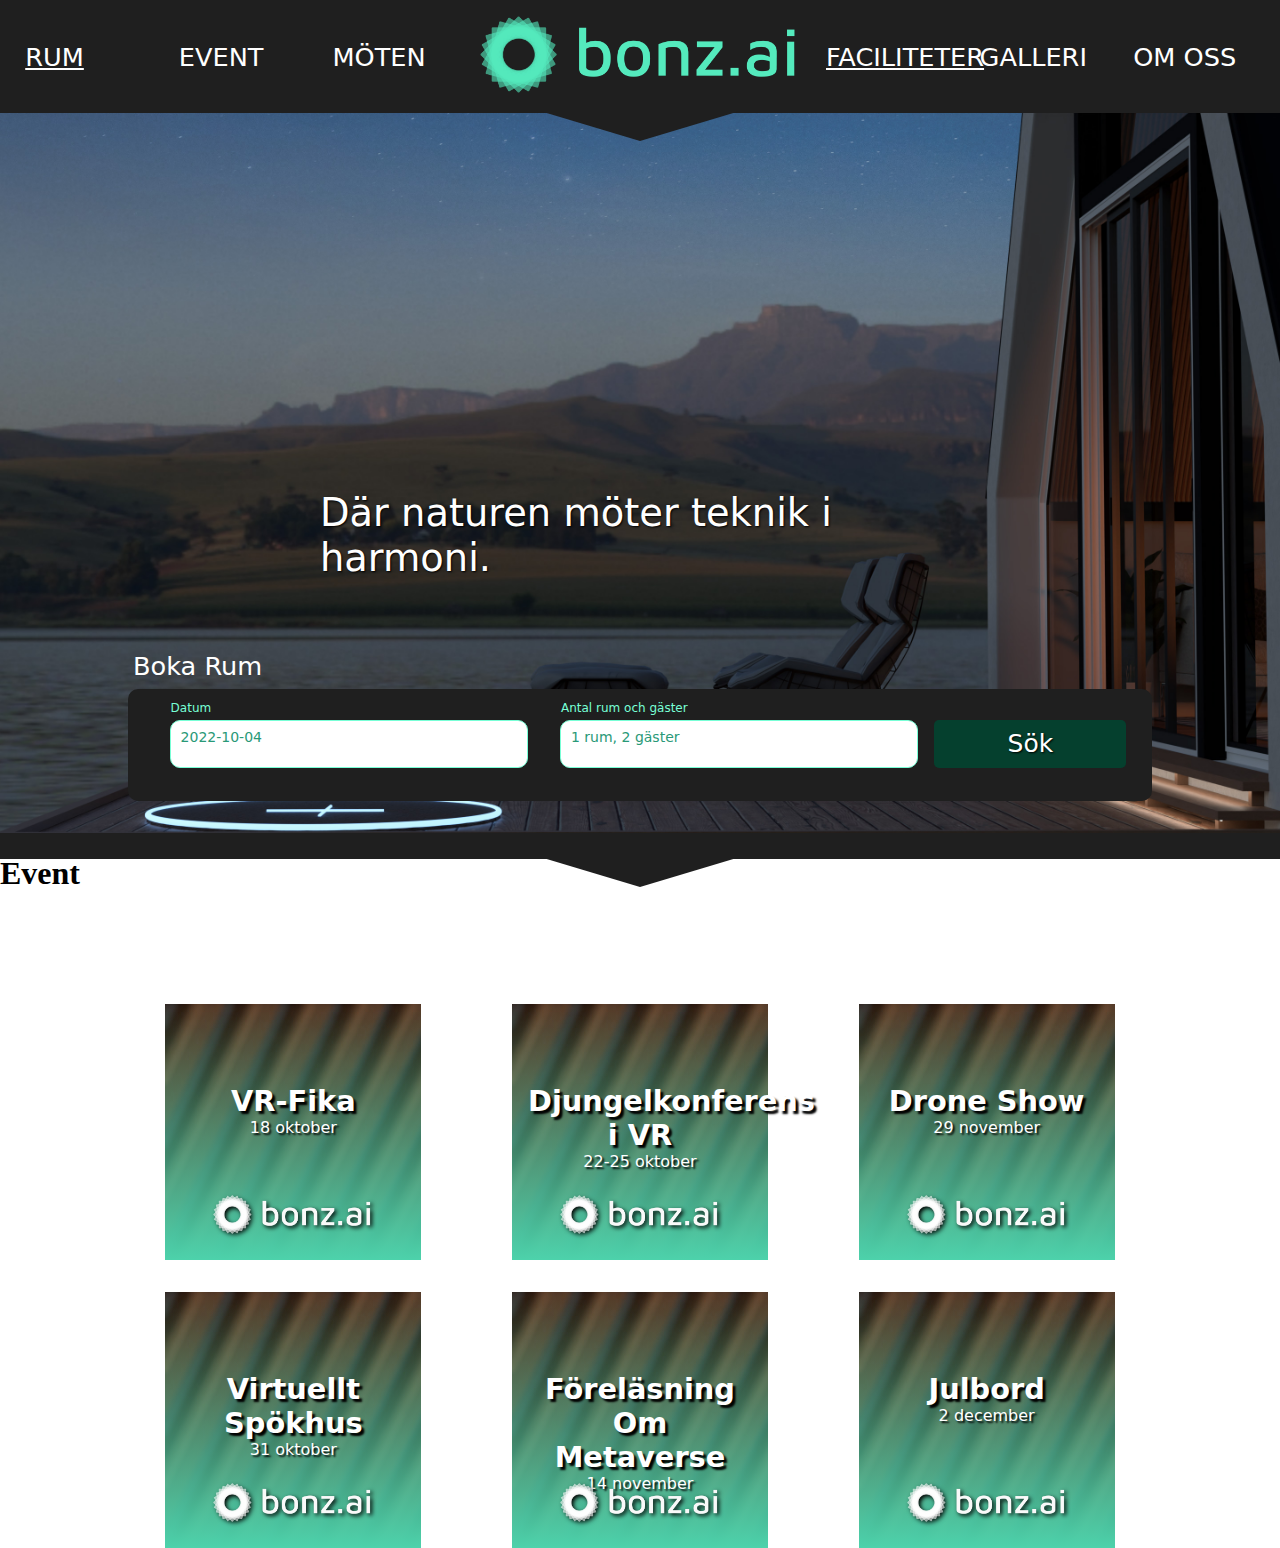
<file: index.html>
<!-- Sebastian Walker-->

<!DOCTYPE html>
<html lang="en">
<head>
    <meta charset="UTF-8">
    <meta http-equiv="X-UA-Compatible" content="IE=edge">
    <meta name="viewport" content="width=device-width, initial-scale=1.0">
    <link rel="stylesheet" href="css/styles.css">
    <title>Home</title>
</head>
<body>

    <!-- header navigation -->

    <header class="navigation">
        <nav class="nav-bar-1">
            <a href="search.html" class="button room-button" >RUM</a>
            <p class="button event-button">EVENT</p>
            <p class="button meeting-button">MÖTEN</p>
        </nav>
        <div class="logo">
            <a href="index.html">
                <img src="..\assets\logo\bonz.ai-logo-color-landscape.png" class="logo-image">
            </a>
        </div>
        <nav class="nav-bar-2">
            <a href="facilities.html" class="button facility-button">FACILITETER</a>
            <p class="button gallery-button">GALLERI</p>
            <p class="button about-button">OM OSS</p>
        </nav>
    </header>
    <div class="triangle-down"></div>

    <!-- bokning -->

    <section class="booking">
        <div class="booking-container">
            <h1 class="image-text">Där naturen möter teknik i harmoni.</h1>
            <div class="separator">
            </div>  
            <div class="triangle-down--variant"></div>
            <div class="booking-bar">
                <h2 class="booking-bar__text">Boka Rum</h2>
                <div class="booking-details">
                    <div class="booking__field">
                        <p class="booking__field--description">Datum</p>
                        <p class="booking__field--content">2022-10-04</p>
                    </div>
                    <div class="booking__field">
                        <p class="booking__field--description">Antal rum och gäster</p>
                        <p class="booking__field--content">1 rum, 2 gäster</p>
                    </div>
                    <a href="search.html">
                        <button class="submit-booking">Sök</button>
                    </a>
                </div>
            </div>
        </div> 

    </section>

    <!-- evenemang -->

    <h1 class="event-title">Event</h1>
    <section class="events">
        <div class="event event-one">
            <p class="event__text--title">VR-Fika</p>
            <p class="event__text--date">18 oktober</p>
            <img class="logo--small" src="assets\logo\bonz.ai-logo-white-landscape.png">
        </div>
        <div class="event event-two">
            <p class="event__text--title">Djungelkonferens i VR</p>
            <p class="event__text--date">22-25 oktober</p>
            <img class="logo--small" src="assets\logo\bonz.ai-logo-white-landscape.png">
        </div>
        <div class="event event-three">
            <p class="event__text--title">Drone Show</p>
            <p class="event__text--date">29 november</p>
            <img class="logo--small" src="assets\logo\bonz.ai-logo-white-landscape.png">           
        </div>
        <div class="event event-four">
            <p class="event__text--title">Virtuellt Spökhus</p>
            <p class="event__text--date">31 oktober</p>
            <img class="logo--small" src="assets\logo\bonz.ai-logo-white-landscape.png">                  
        </div>
        <div class="event event-five">
            <p class="event__text--title">Föreläsning Om Metaverse</p>
            <p class="event__text--date">14 november</p>
            <img class="logo--small" src="assets\logo\bonz.ai-logo-white-landscape.png">              
        </div>
        <div class="event event-six">
            <p class="event__text--title">Julbord</p>
            <p class="event__text--date">2 december</p>
            <img class="logo--small" src="assets\logo\bonz.ai-logo-white-landscape.png">                  
        </div>
    </section>
</body>
</html>
</file>
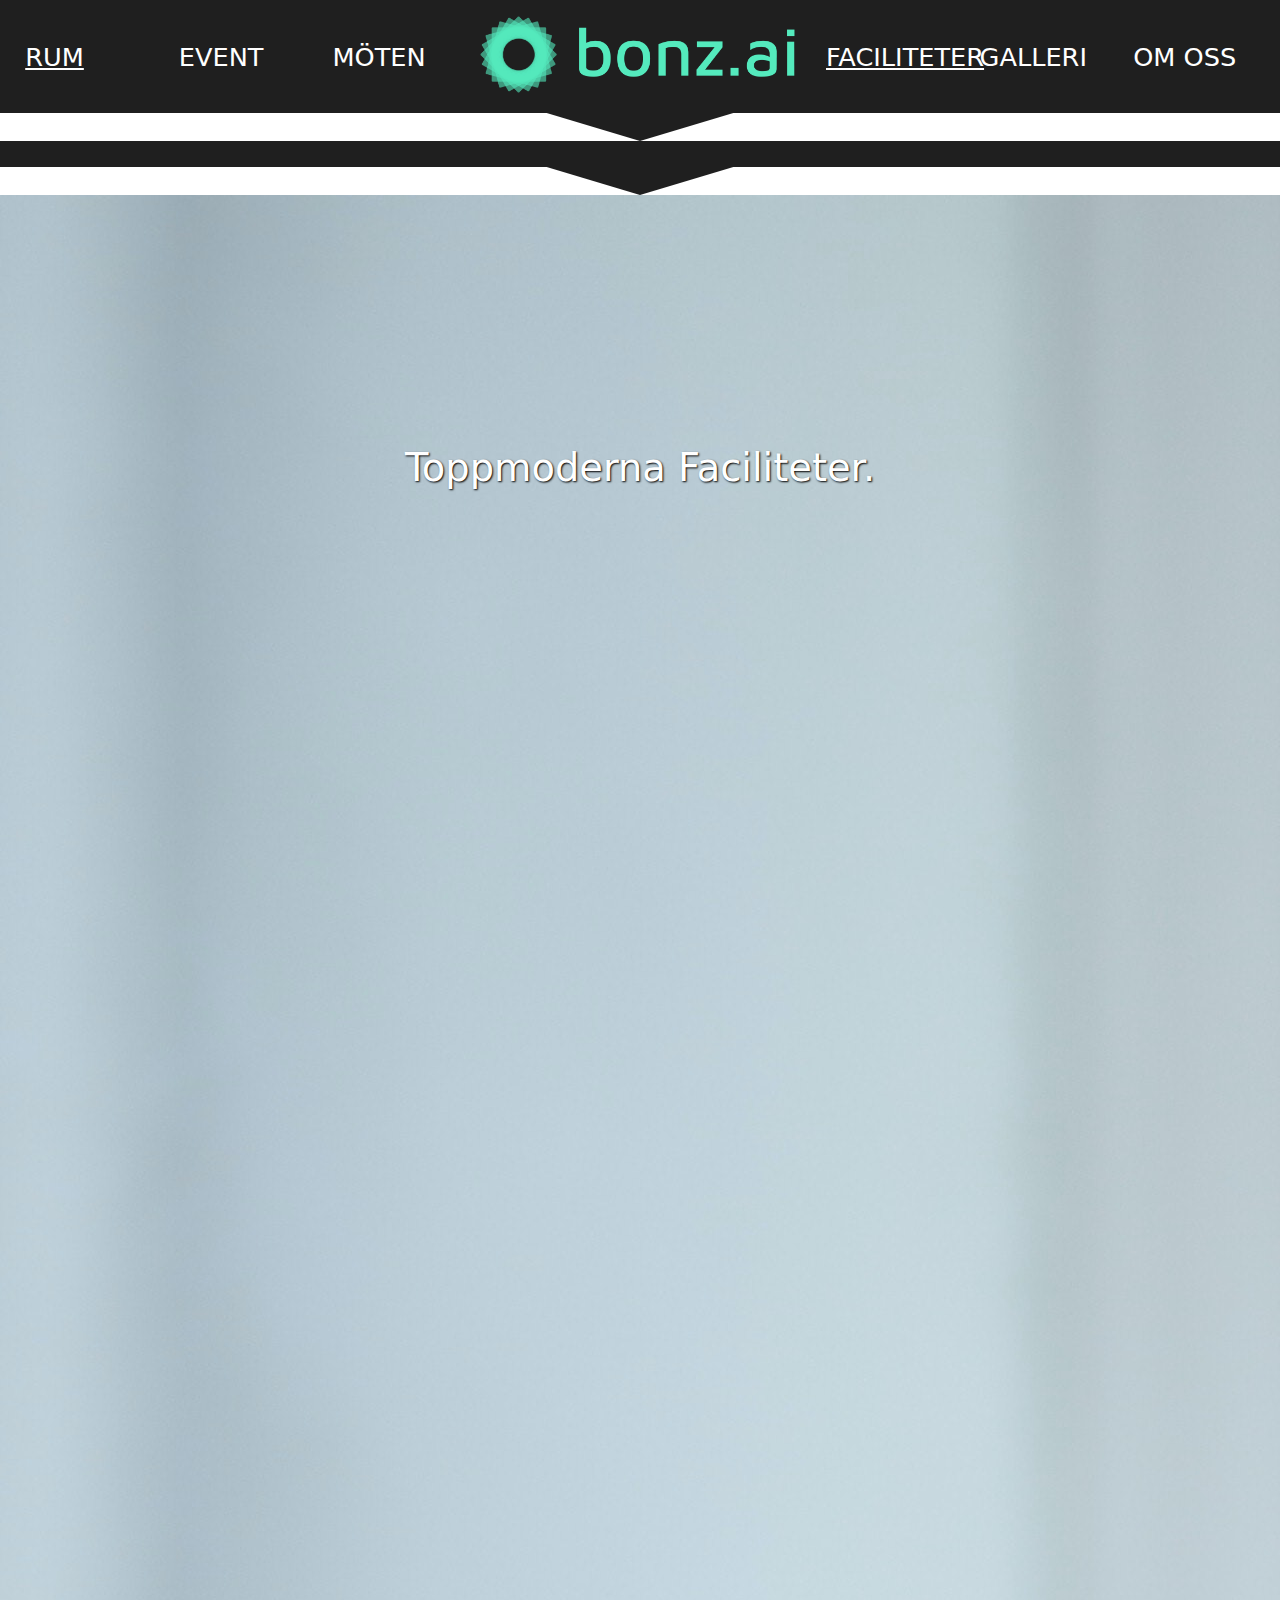
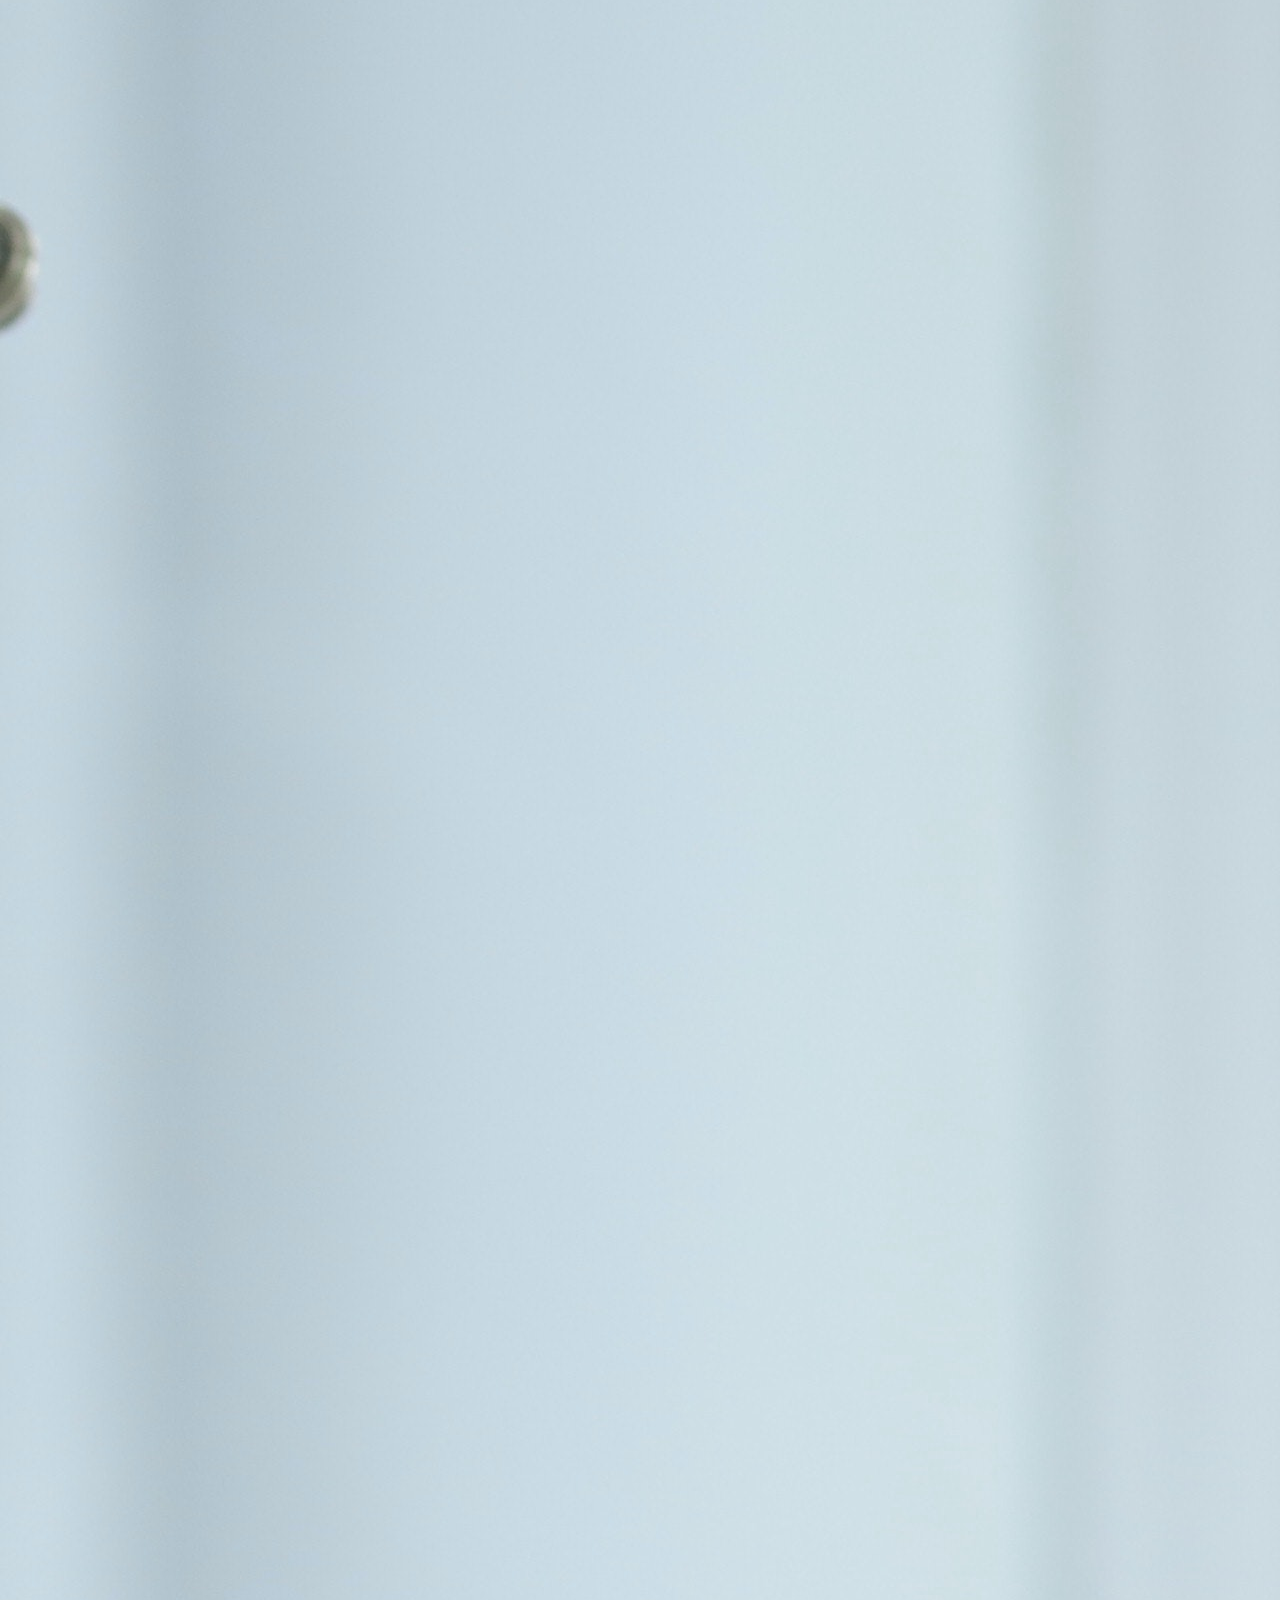
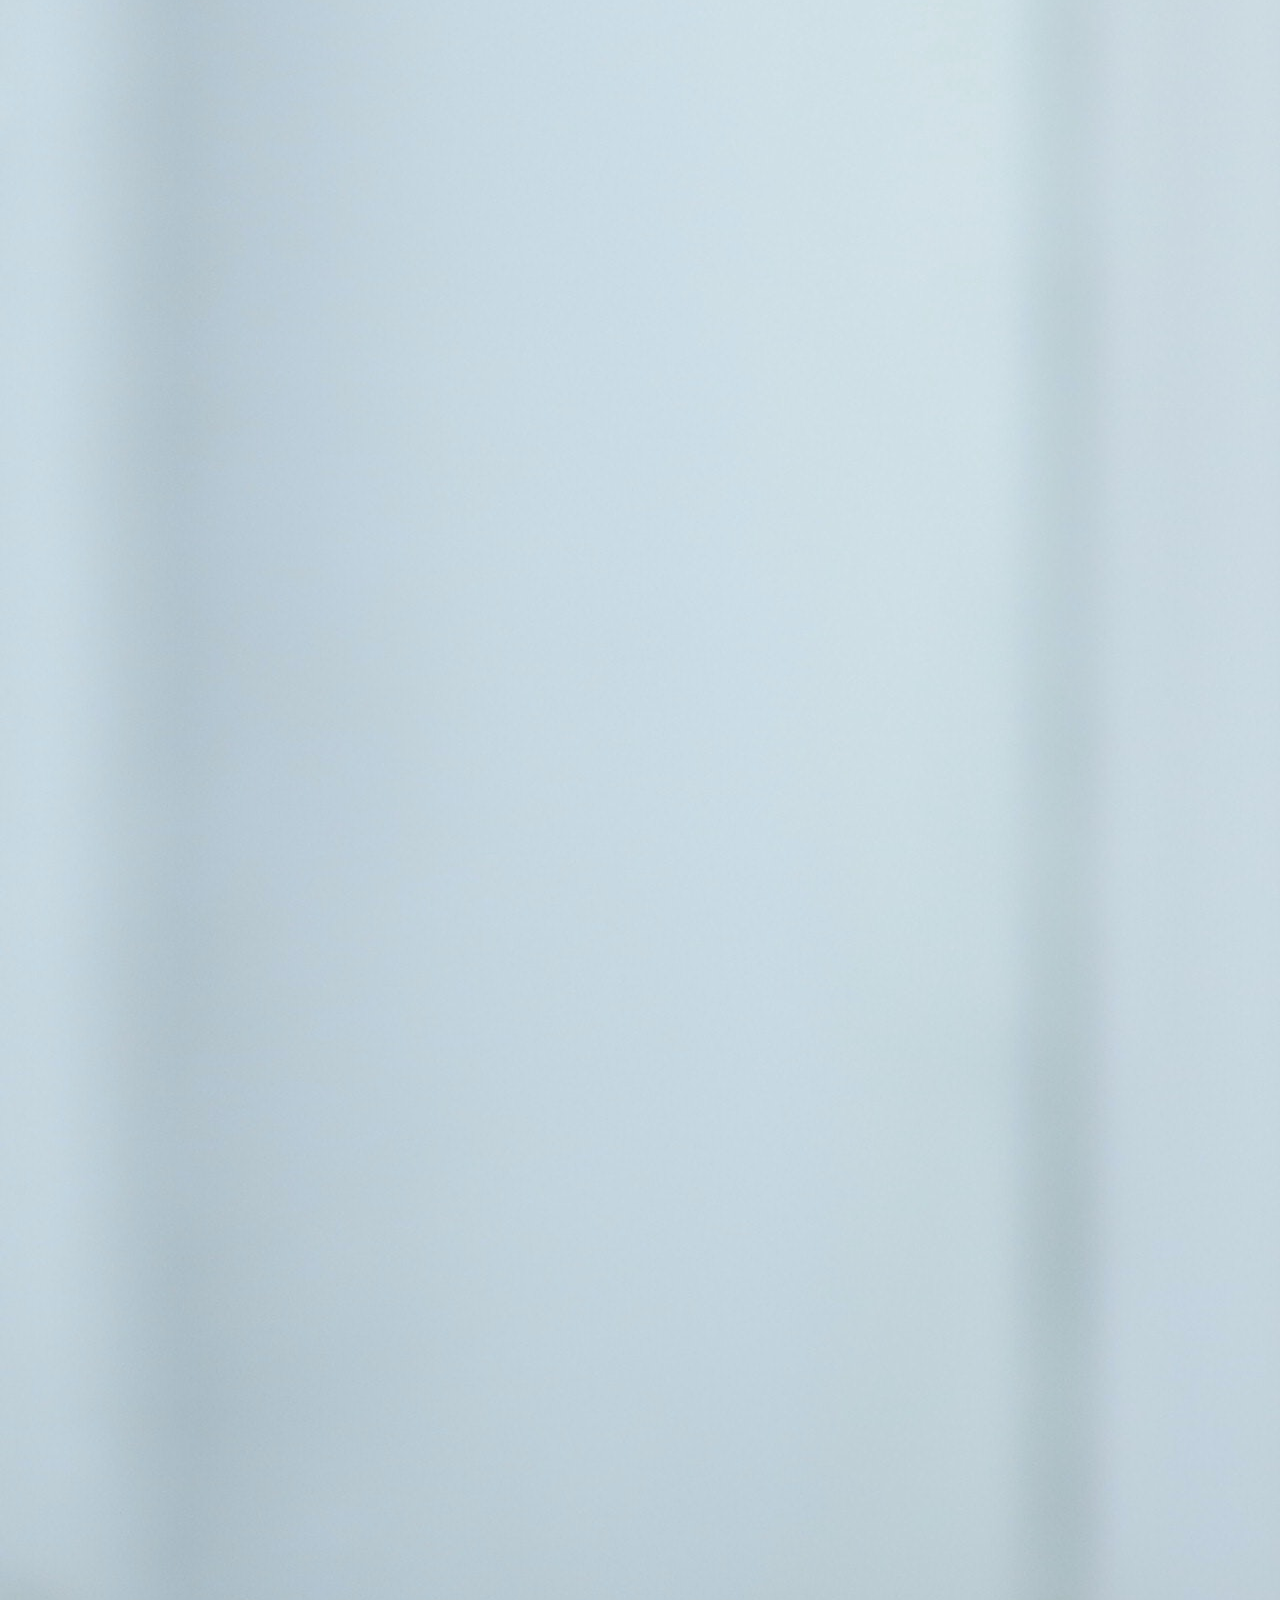
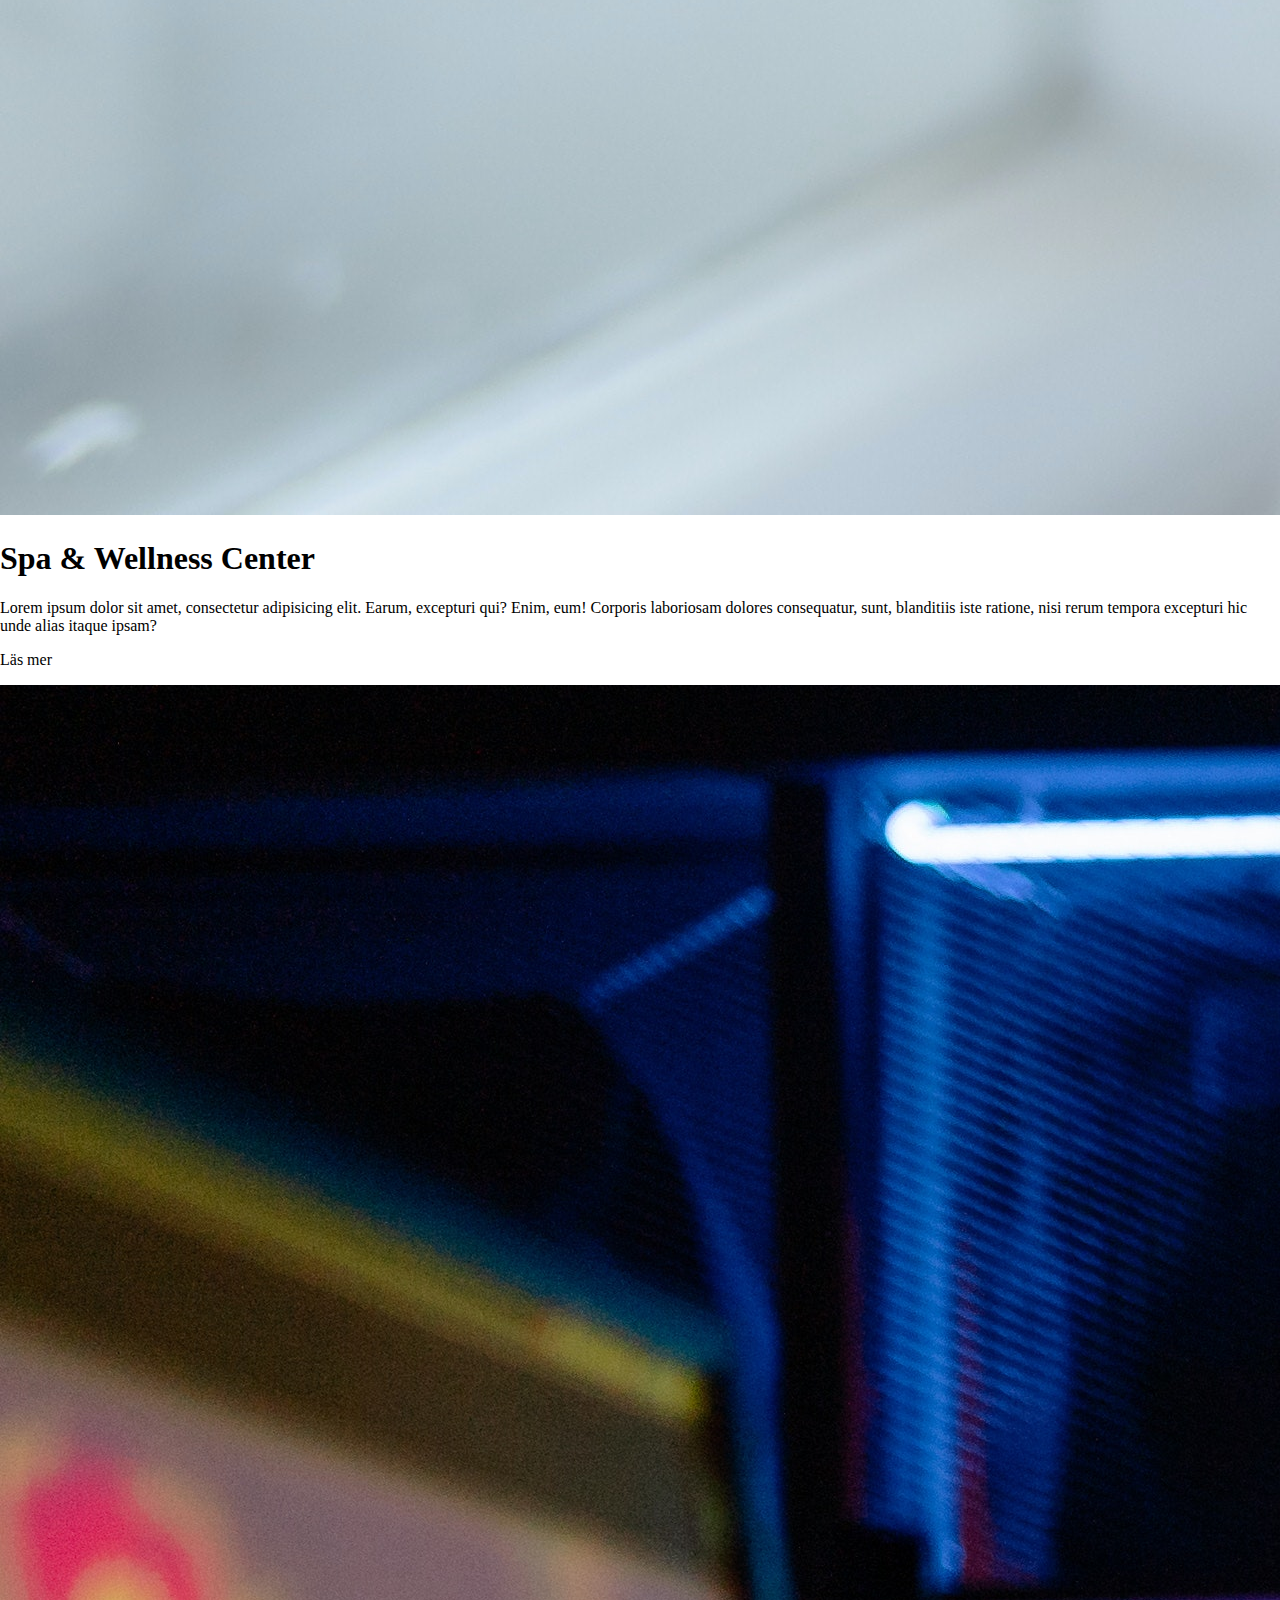
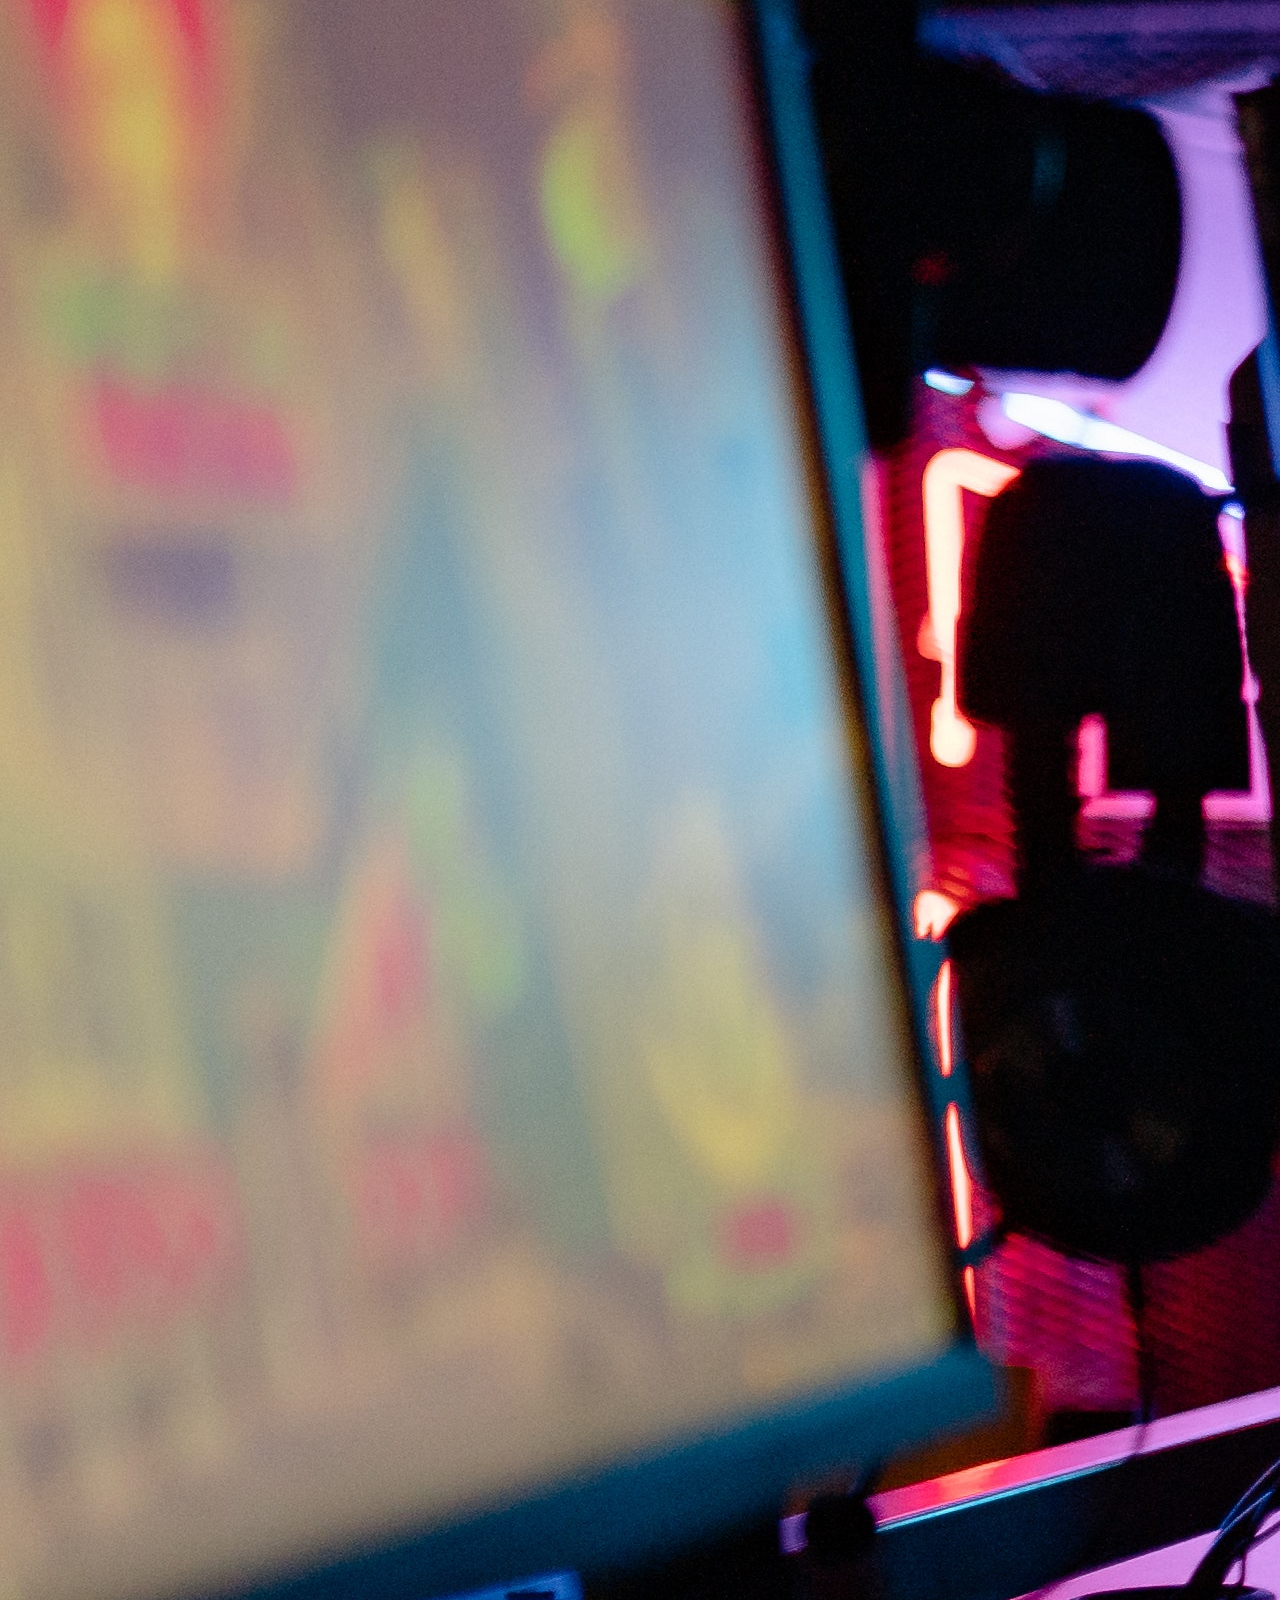
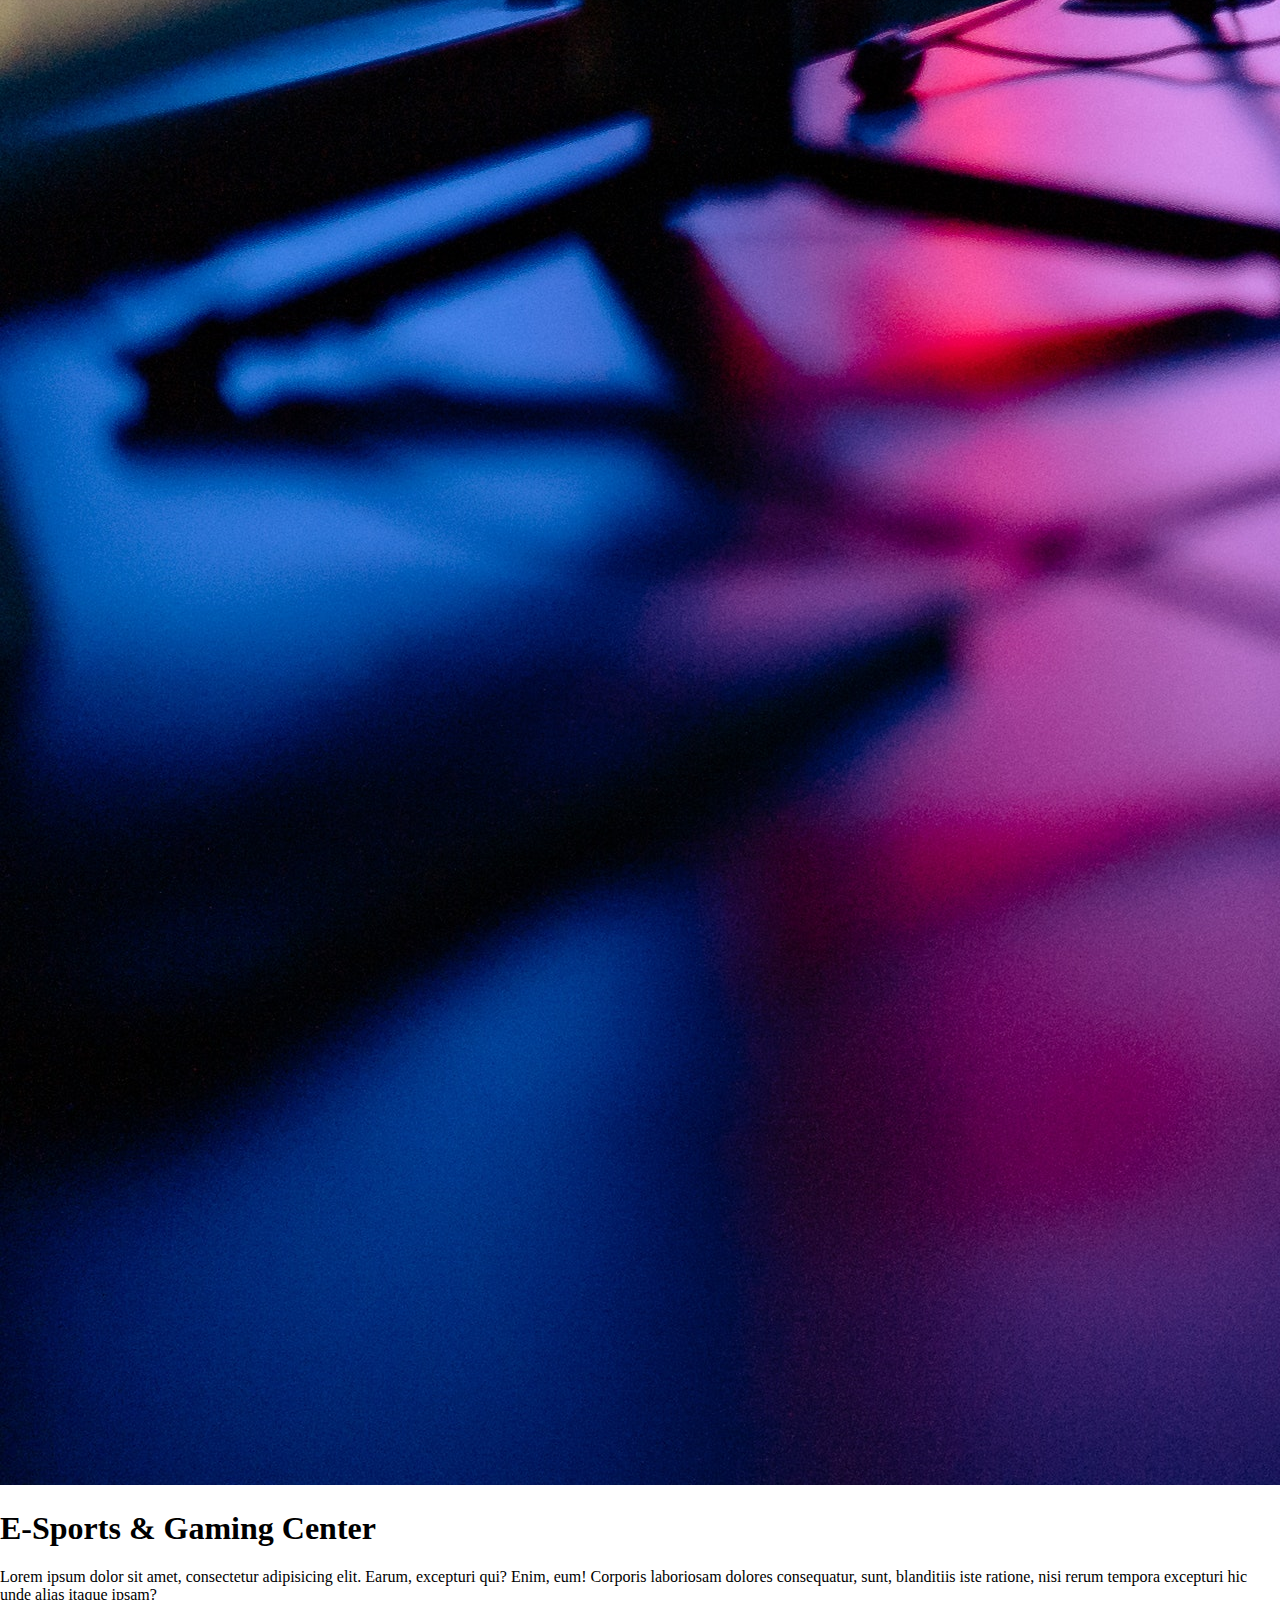
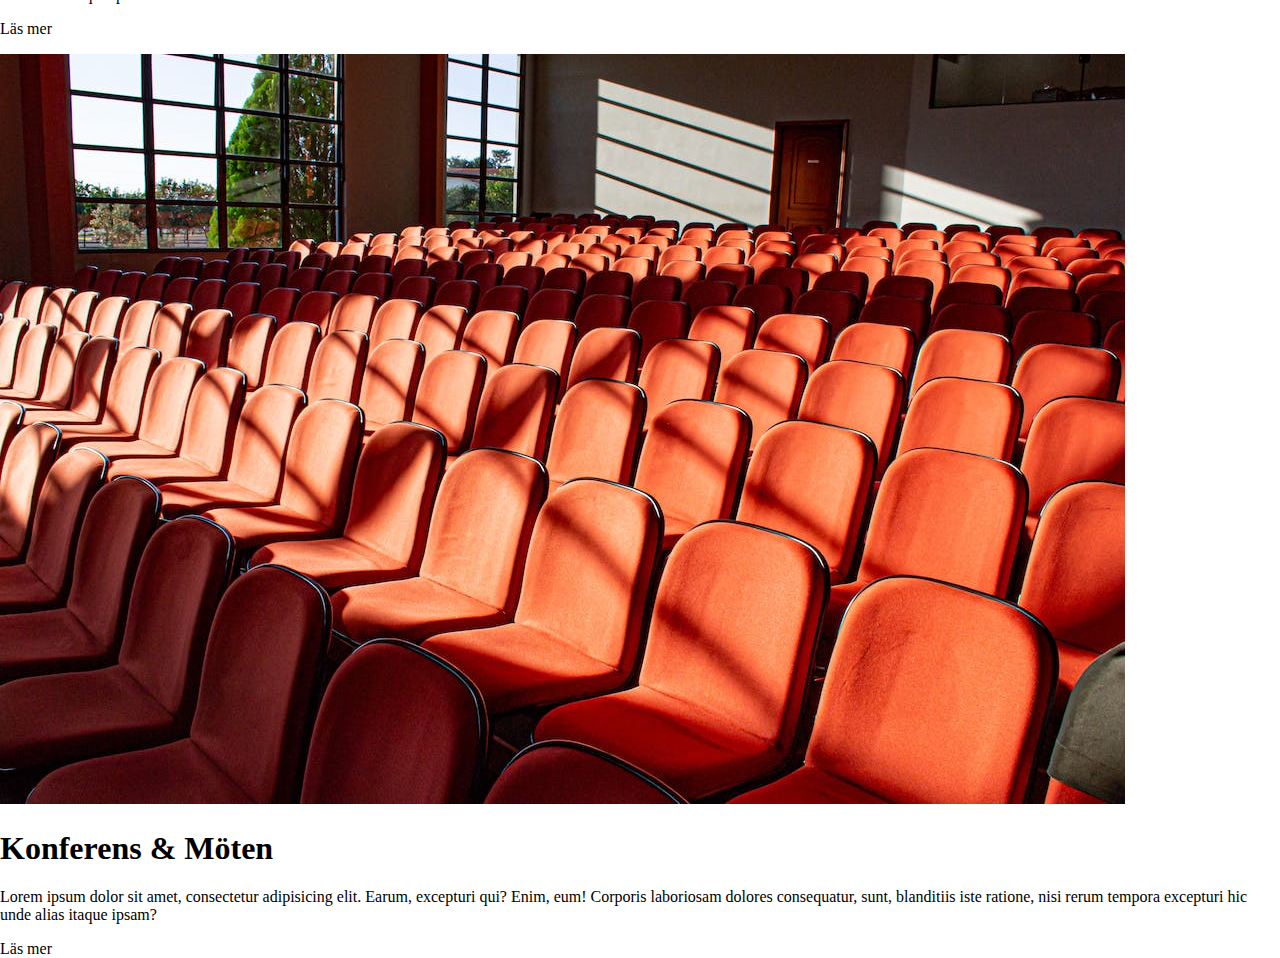
<file: facilities.html>
<!DOCTYPE html>
<html lang="en">
<head>
    <meta charset="UTF-8">
    <meta http-equiv="X-UA-Compatible" content="IE=edge">
    <meta name="viewport" content="width=device-width, initial-scale=1.0">
    <title>Facilities</title>
    <link rel="stylesheet" href="css/styles.css">
</head>
<body>

    <!-- header navigation -->

    <header class="navigation">
        <nav class="nav-bar-1">
            <a href="search.html" class="button room-button" >RUM</a>
            <p class="button event-button">EVENT</p>
            <p class="button meeting-button">MÖTEN</p>
        </nav>
        <div class="logo">
            <a href="index.html">
                <img src="..\assets\logo\bonz.ai-logo-color-landscape.png" class="logo-image">
            </a>
        </div>
        <nav class="nav-bar-2">
            <a href="facilities.html" class="button facility-button">FACILITETER</a>
            <p class="button gallery-button">GALLERI</p>
            <p class="button about-button">OM OSS</p>
        </nav>
    </header>
    <div class="triangle-down"></div>

    <!-- faciliteter -->

    <section class="facilities__image">
        <div class="facilities__image--container">
            <h1 class="image-text">Toppmoderna Faciliteter.</h1>
            <div class="separator"></div>  
            <div class="triangle-down--variant"></div>
        </div> 

    </section>

    <section class="facilities__container">
        <div class="facilities facilities-one">
            <img src="assets\photos\spa.jpg" class="facilities--image">
            <div class="facilities__content">
                <h1 class="facilities__content--title">Spa & Wellness Center</h1>
                <p class="facilities__content--description">Lorem ipsum dolor sit amet, consectetur adipisicing elit. Earum, 
                    excepturi qui? Enim, eum! Corporis laboriosam dolores consequatur, sunt, blanditiis iste ratione, 
                    nisi rerum tempora excepturi hic unde alias itaque ipsam?</p>
                <p class="facilities__content--more-info"></p>
                <div class="facilities__content--bottom">
                    <p class="facilities__content--book">Läs mer</p>
                </div>
            </div>
        </div>

        <div class="facilities facilities-two">
            <img src="assets\photos\gaming.jpg" class="facilities--image">
            <div class="facilities__content">
                <h1 class="facilities__content--title">E-Sports & Gaming Center</h1>
                <p class="facilities__content--description">Lorem ipsum dolor sit amet, consectetur adipisicing elit. Earum, 
                    excepturi qui? Enim, eum! Corporis laboriosam dolores consequatur, sunt, blanditiis iste ratione, 
                    nisi rerum tempora excepturi hic unde alias itaque ipsam?</p>
                <p class="facilities__content--more-info"></p>
                <div class="facilities__content--bottom">
                    <p class="facilities__content--book">Läs mer</p>
                </div>
            </div>
        </div>

        <div class="facilities room-three">
            <img src="assets\photos\conference.jpeg" class="room--image">
            <div class="facilities__content">
                <h1 class="facilities__content--title">Konferens & Möten</h1>
                <p class="facilities__content--description">Lorem ipsum dolor sit amet, consectetur adipisicing elit. Earum, 
                    excepturi qui? Enim, eum! Corporis laboriosam dolores consequatur, sunt, blanditiis iste ratione, 
                    nisi rerum tempora excepturi hic unde alias itaque ipsam?</p>
                <p class="facilities__content--more-info"></p>
                <div class="facilities__content--bottom">
                    <p class="facilities__content--book">Läs mer</p>
                </div>
            </div>
        </div>

        <div class="facilities__bottom-spacing"></div>
    </section>
</body>
</html>
</file>
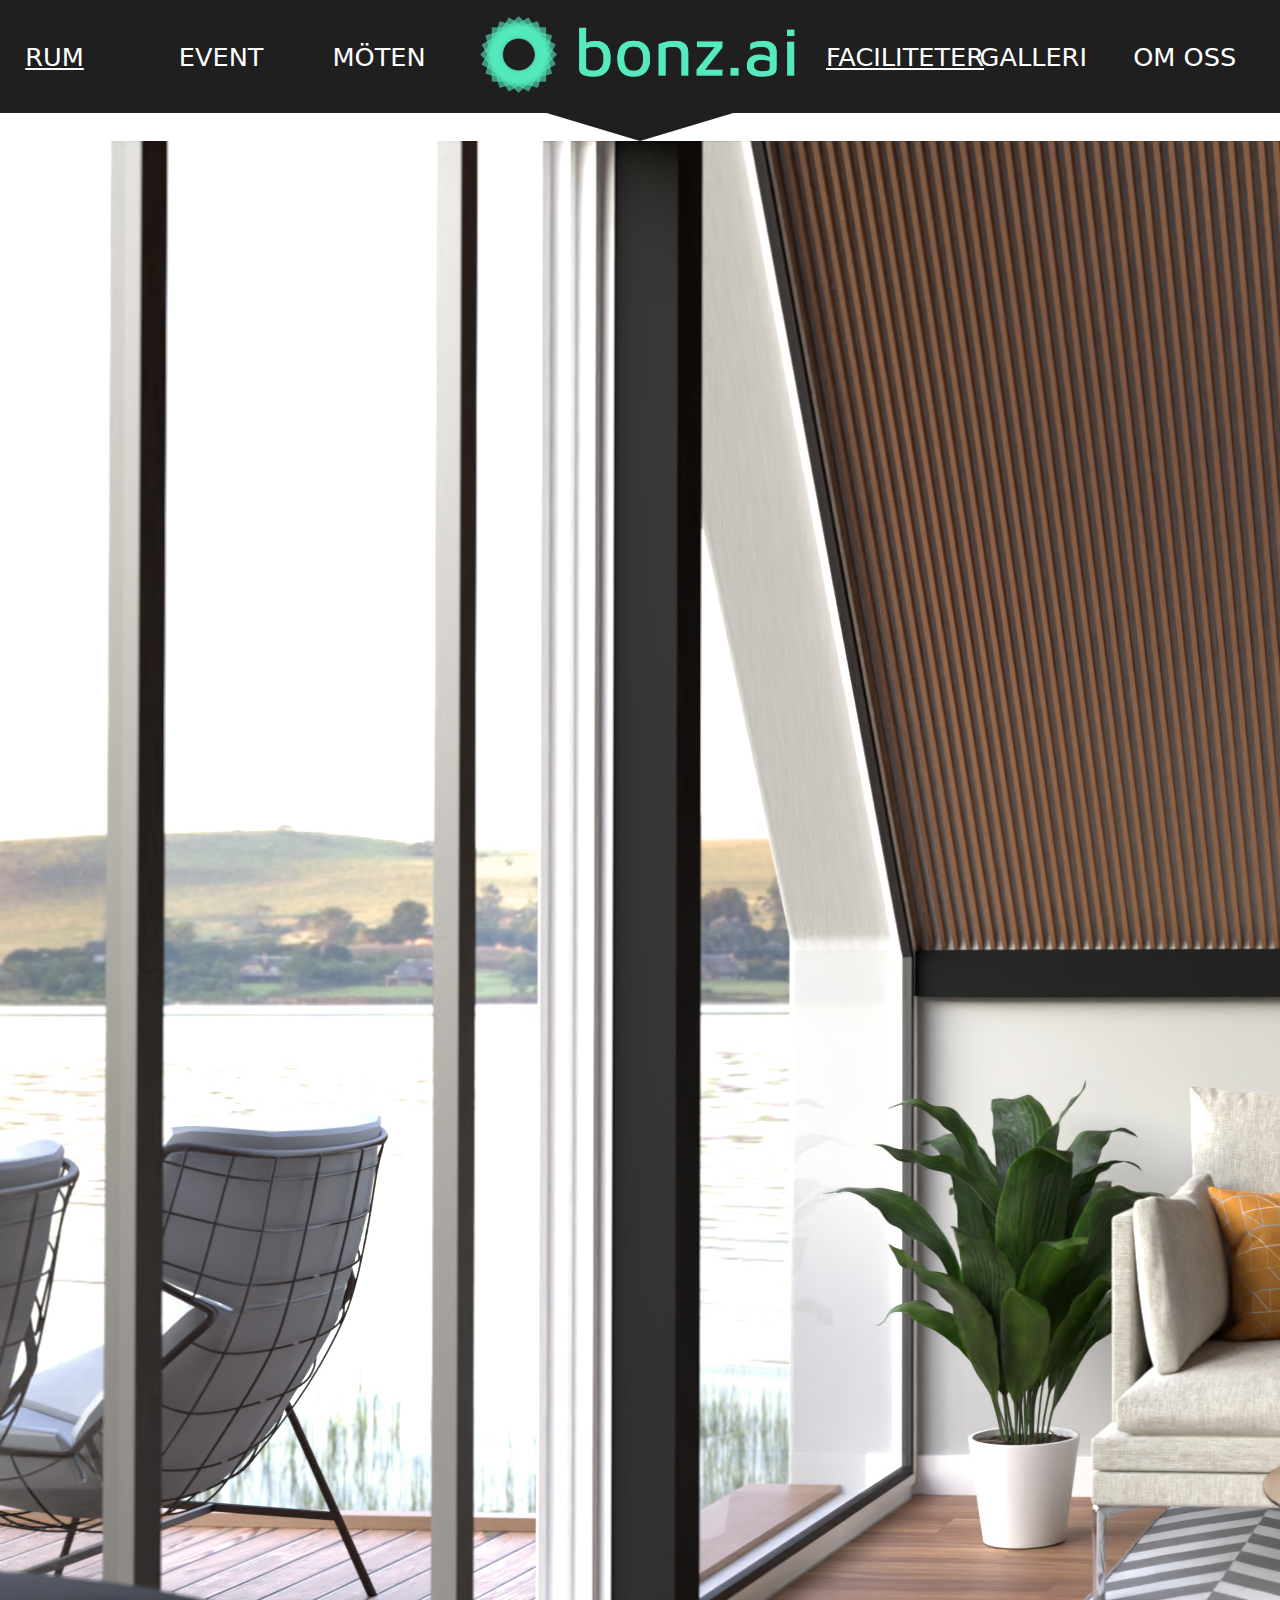
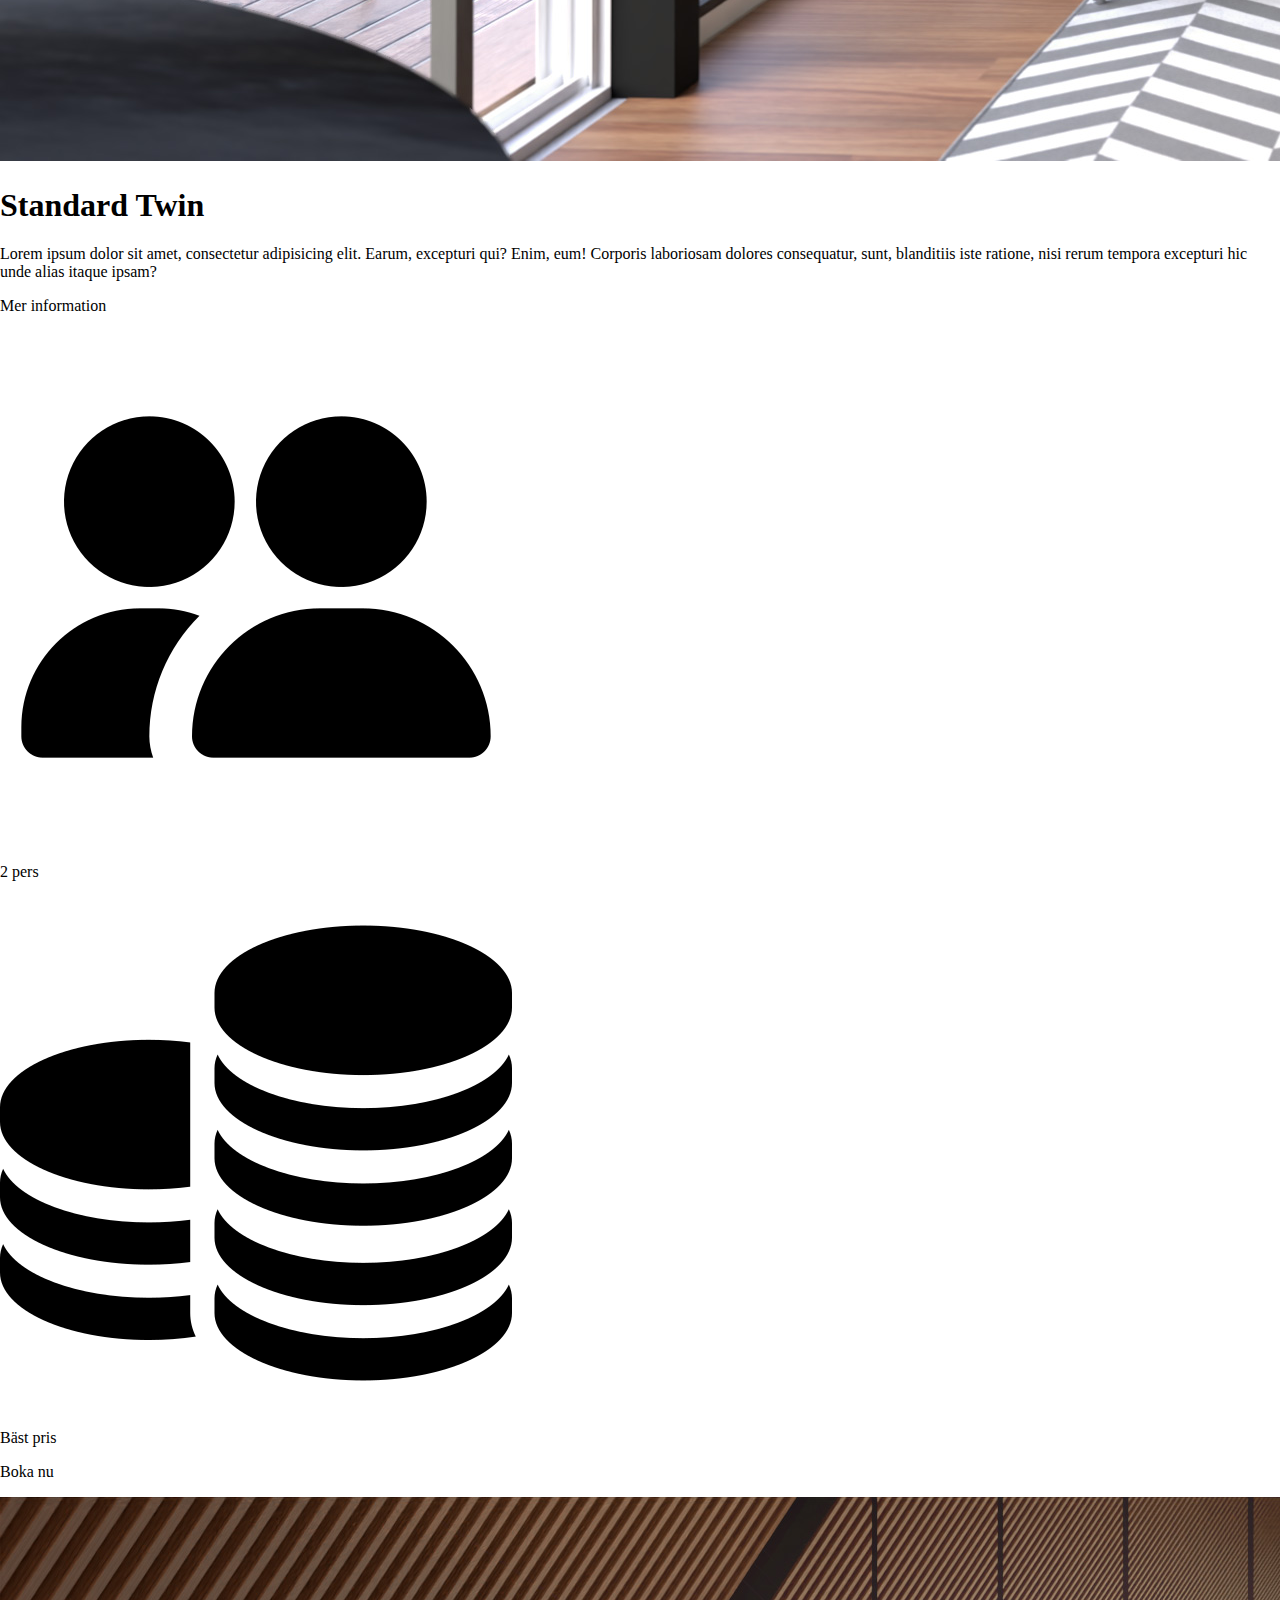
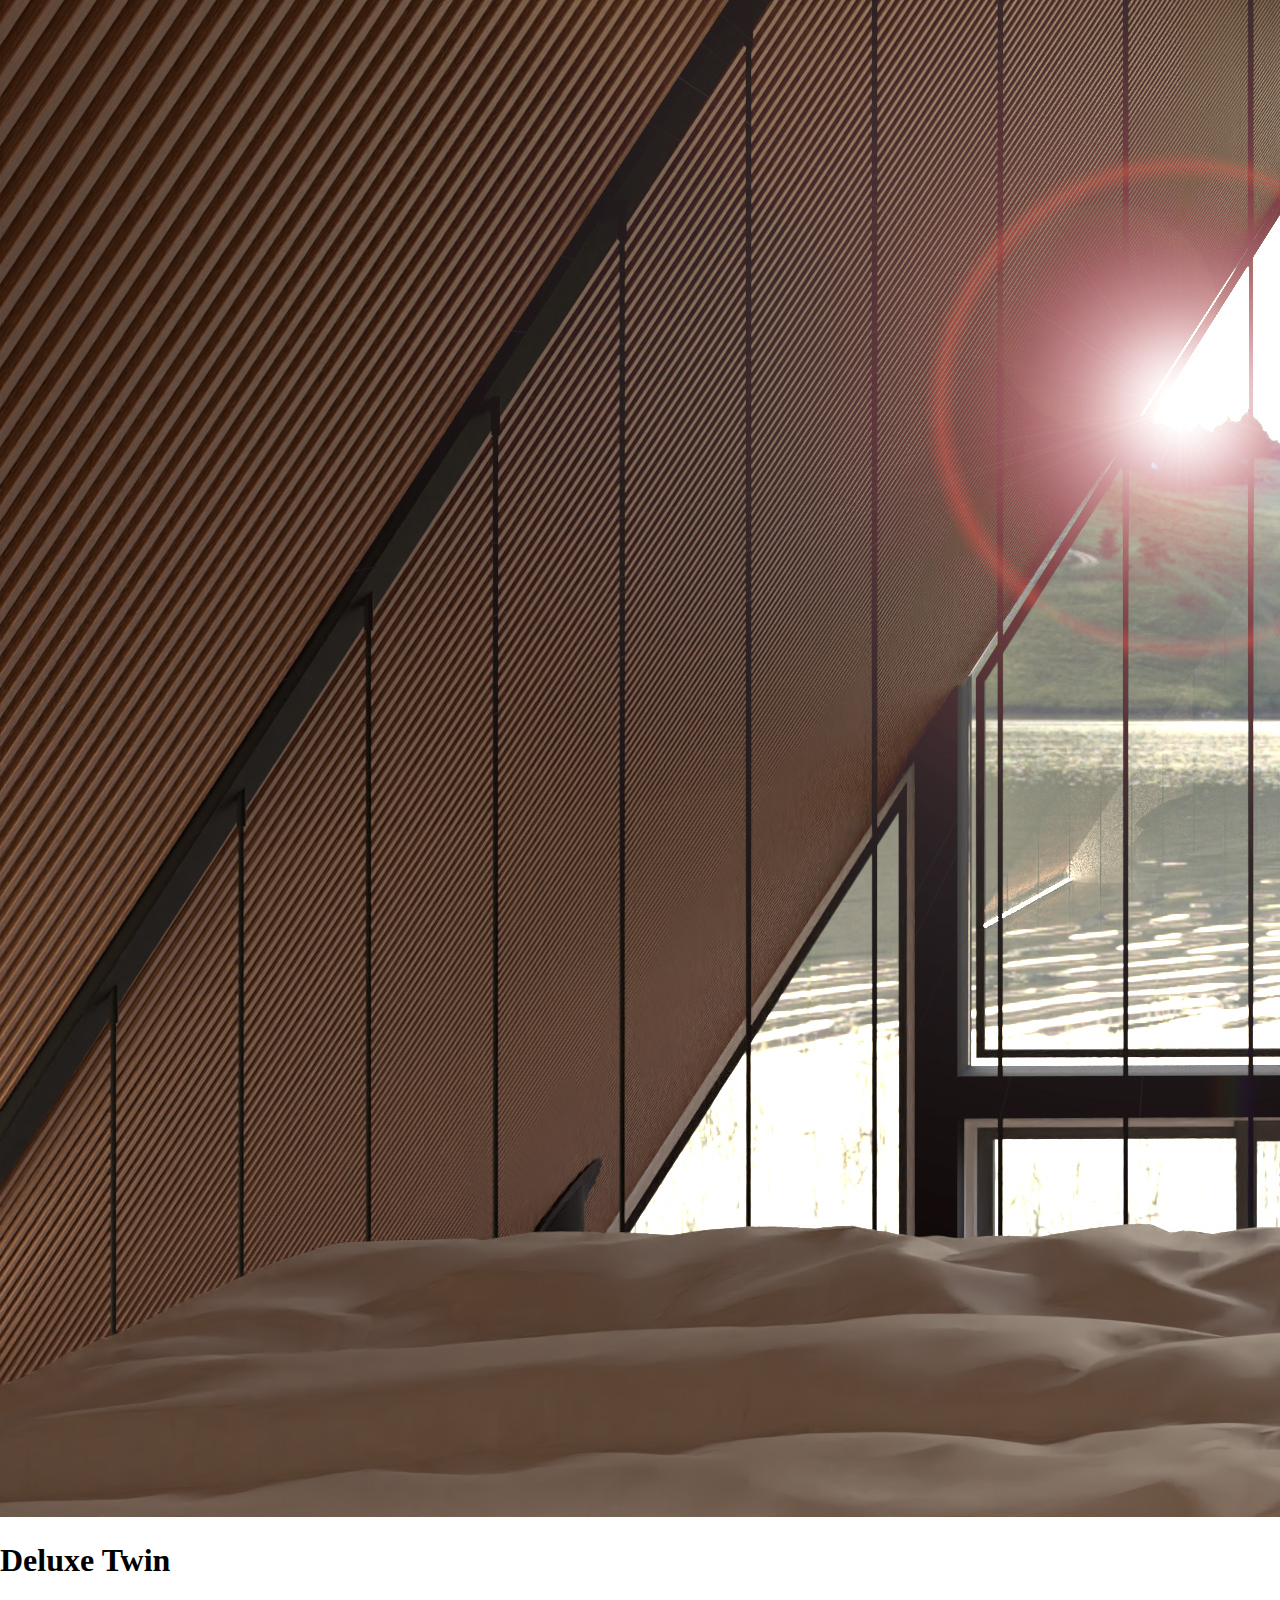
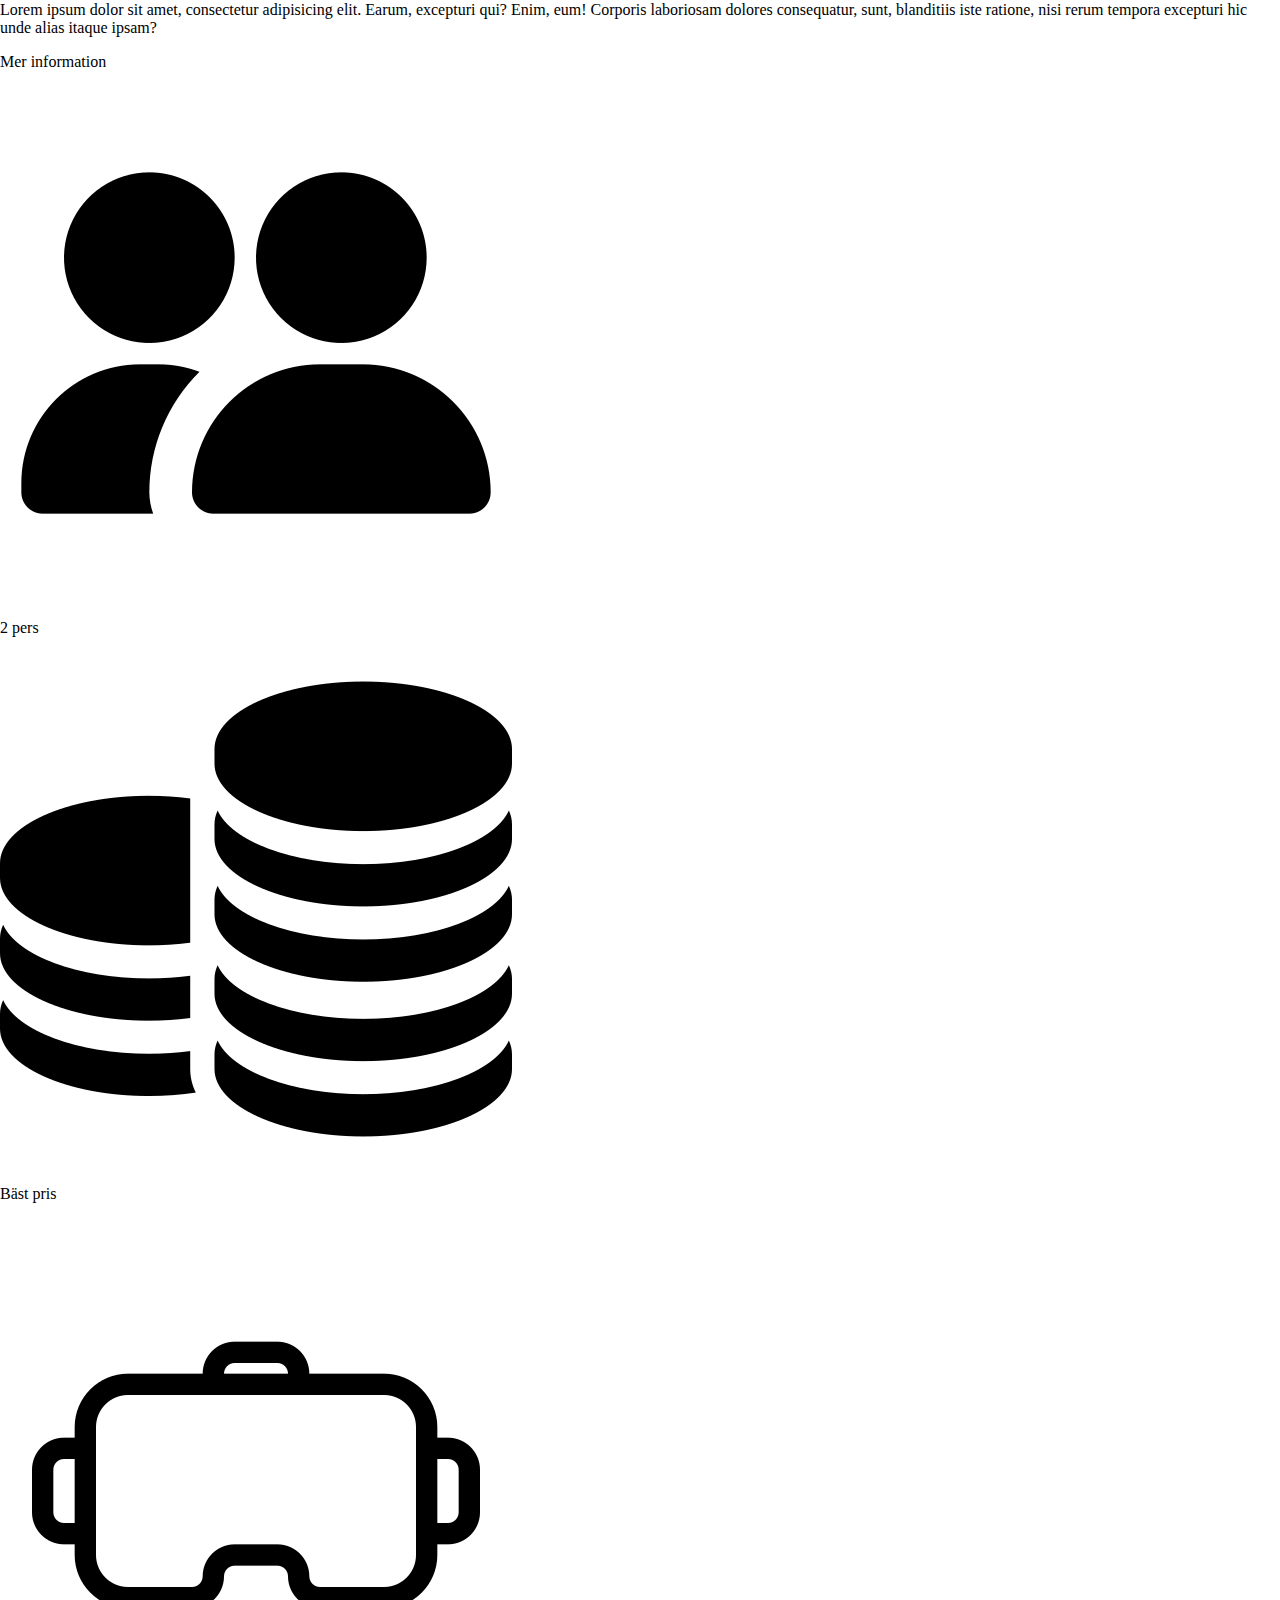
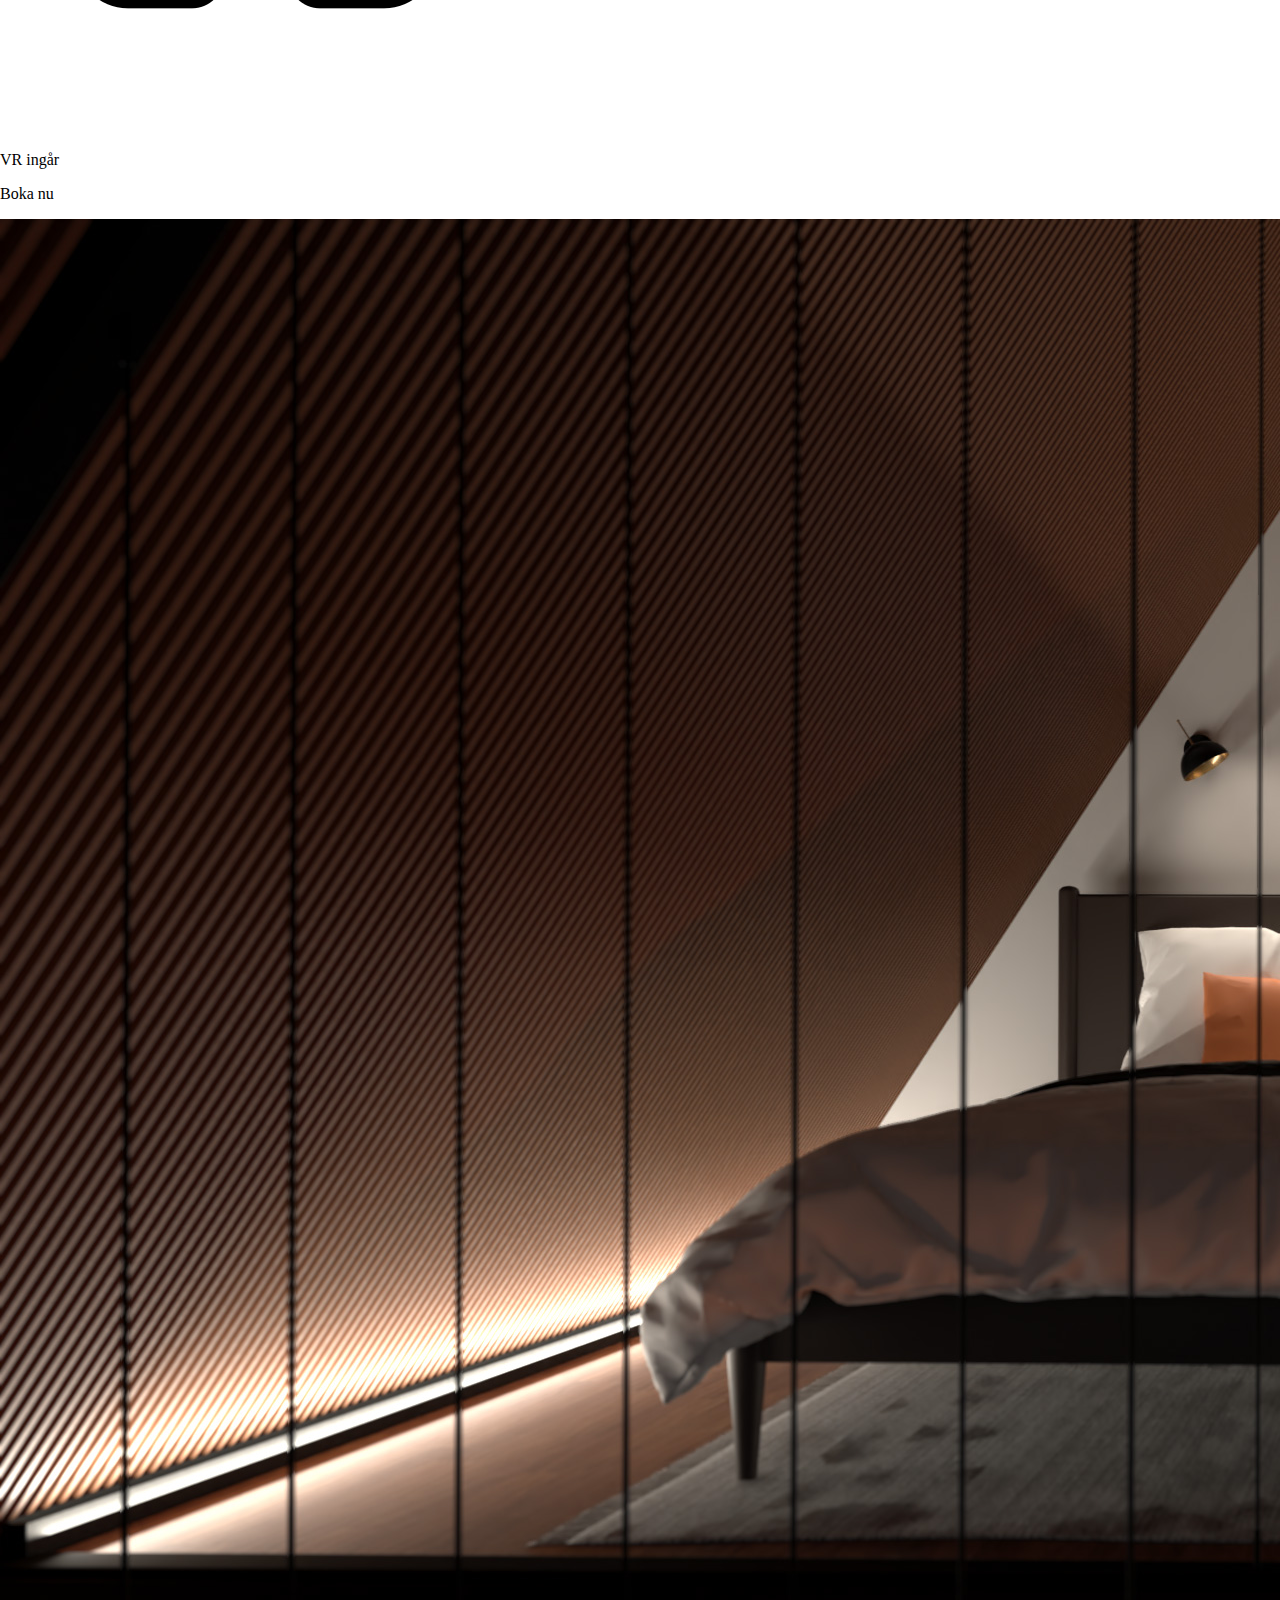
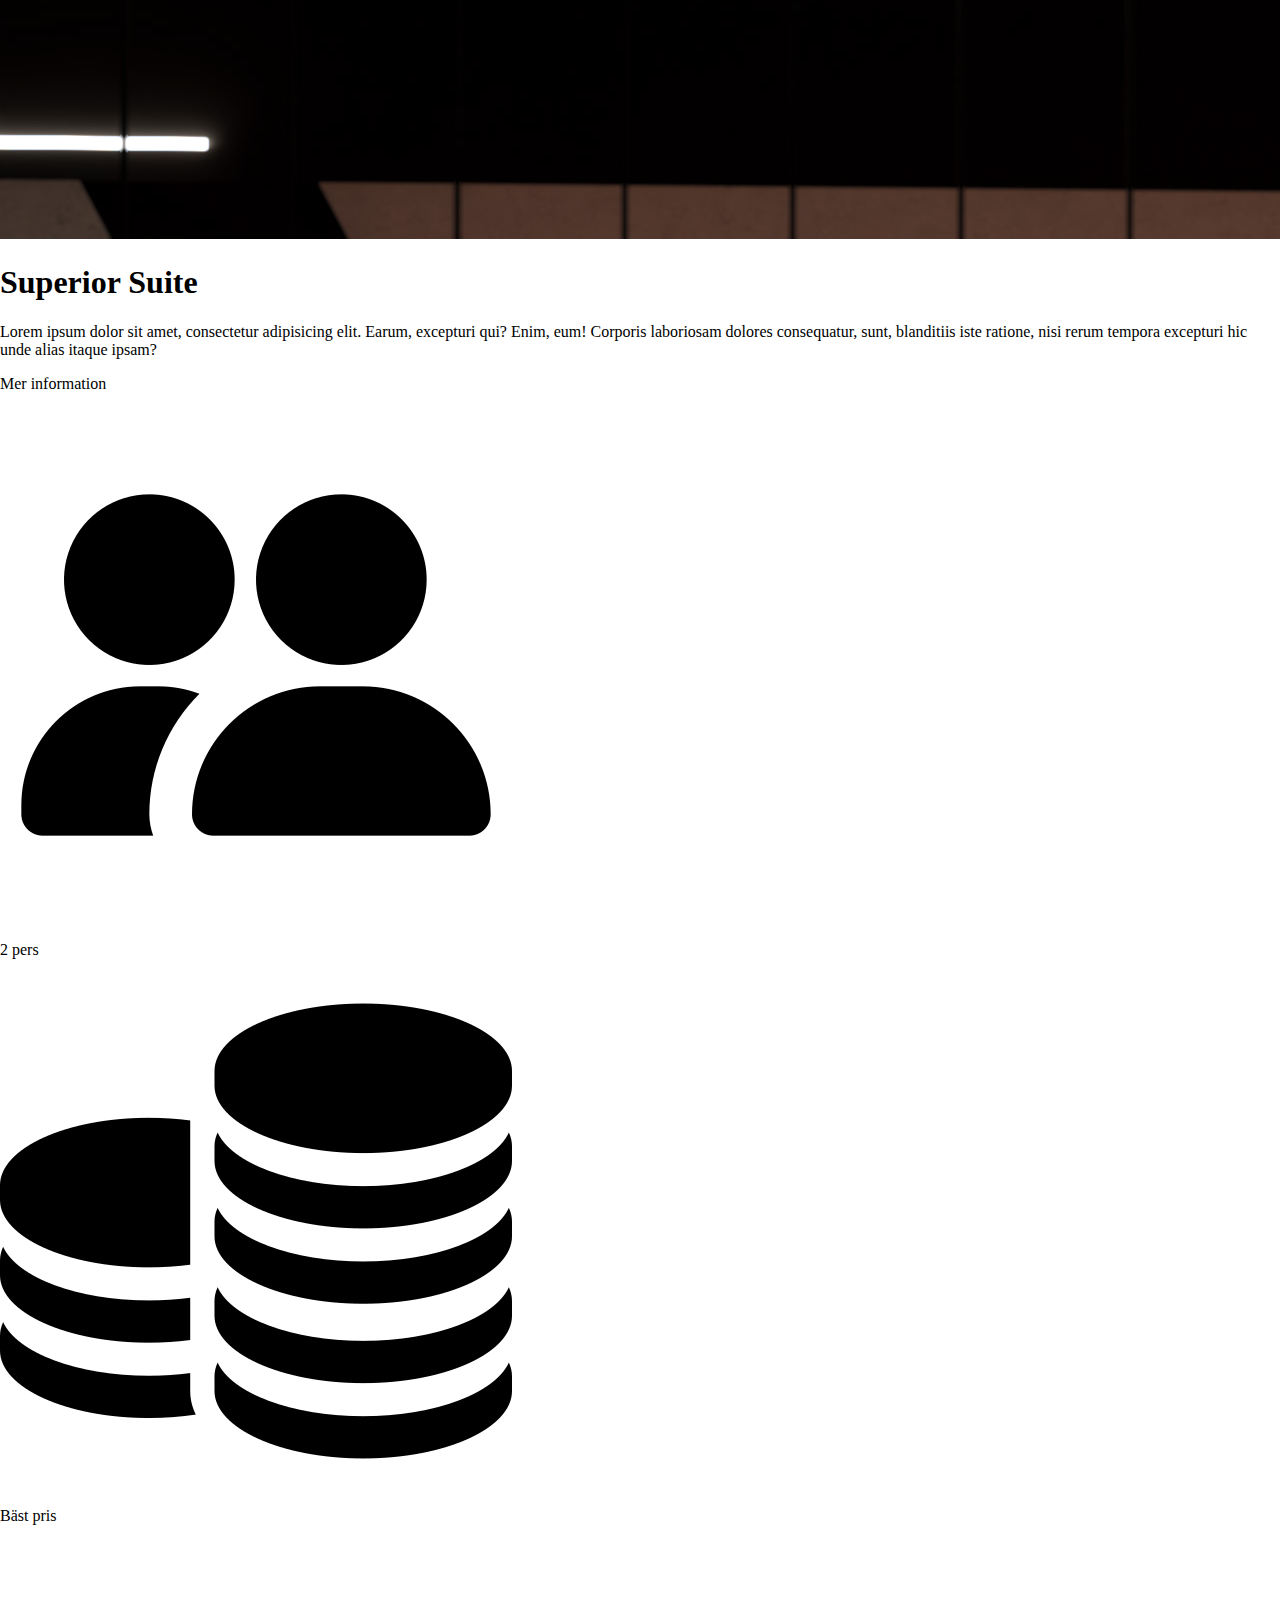
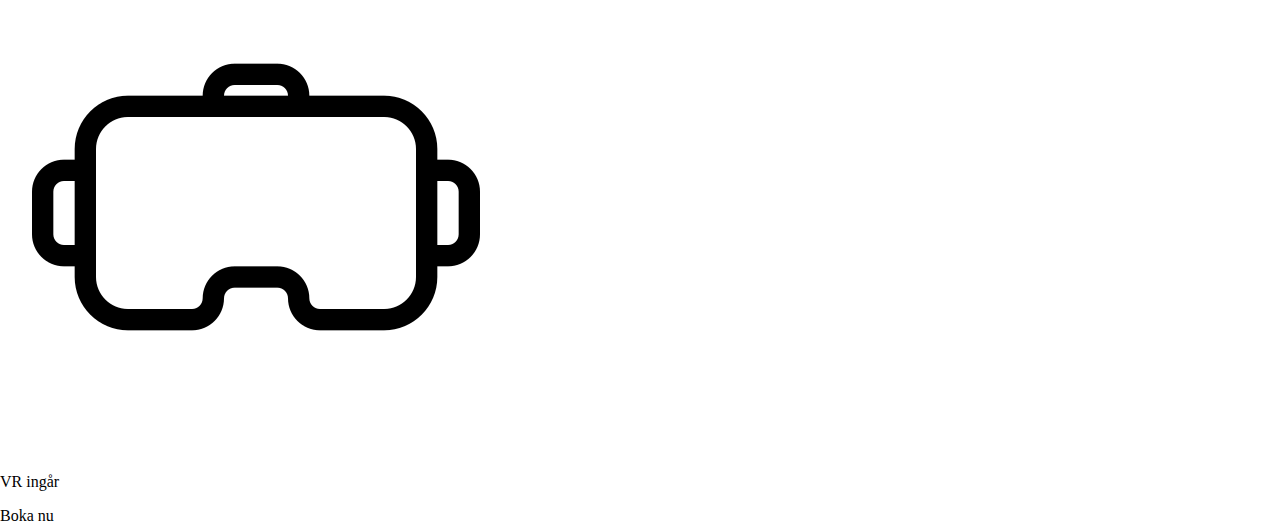
<file: search.html>
<!DOCTYPE html>
<html lang="en">
<head>
    <meta charset="UTF-8">
    <meta http-equiv="X-UA-Compatible" content="IE=edge">
    <meta name="viewport" content="width=device-width, initial-scale=1.0">
    <title>Rooms</title>
    <link rel="stylesheet" href="css/styles.css">
</head>
<body>

    <!-- header navigation -->

    <header class="navigation">
        <nav class="nav-bar-1">
            <a href="search.html" class="button room-button" >RUM</a>
            <p class="button event-button">EVENT</p>
            <p class="button meeting-button">MÖTEN</p>
        </nav>
        <div class="logo">
            <a href="index.html">
                <img src="..\assets\logo\bonz.ai-logo-color-landscape.png" class="logo-image">
            </a>
        </div>
        <nav class="nav-bar-2">
            <a href="facilities.html" class="button facility-button">FACILITETER</a>
            <p class="button gallery-button">GALLERI</p>
            <p class="button about-button">OM OSS</p>
        </nav>
    </header>
    <div class="triangle-down"></div>

    <!-- rum -->

    <section class="room__container">
        <div class="room room-one">
            <img src="assets\photos\05-day.jpg" class="room--image">
            <div class="room__content">
                <h1 class="room__content--title">Standard Twin</h1>
                <p class="room__content--description">Lorem ipsum dolor sit amet, consectetur adipisicing elit. Earum, 
                    excepturi qui? Enim, eum! Corporis laboriosam dolores consequatur, sunt, blanditiis iste ratione, 
                    nisi rerum tempora excepturi hic unde alias itaque ipsam?</p>
                <p class="room__content--more-info">Mer information</p>
                <div class="room__content--bottom">
                    <div class="room__content--amenity">
                        <img src="assets/icons/people.png" class="room__content--icon">
                        <p class="room__content--icon-text">2 pers</p>
                    </div>
                    <div class="room__content--amenity">
                        <img src="assets/icons/coin-stack.png" class="room__content--icon">
                        <p class="room__content--icon-text">Bäst pris</p>
                    </div>
                    <p class="room__content--book">Boka nu</p>
                </div>
            </div>
        </div>

        <div class="room room-two">
            <img src="assets\photos\03-day.jpg" class="room--image">
            <div class="room__content">
                <h1 class="room__content--title">Deluxe Twin</h1>
                <p class="room__content--description">Lorem ipsum dolor sit amet, consectetur adipisicing elit. Earum, 
                    excepturi qui? Enim, eum! Corporis laboriosam dolores consequatur, sunt, blanditiis iste ratione, 
                    nisi rerum tempora excepturi hic unde alias itaque ipsam?</p>
                <p class="room__content--more-info">Mer information</p>
                <div class="room__content--bottom">
                    <div class="room__content--amenity">
                        <img src="assets/icons/people.png" class="room__content--icon">
                        <p class="room__content--icon-text">2 pers</p>
                    </div>
                    <div class="room__content--amenity">
                        <img src="assets/icons/coin-stack.png" class="room__content--icon">
                        <p class="room__content--icon-text">Bäst pris</p>
                    </div>
                    <div class="room__content--amenity">
                        <img src="assets/icons/vr.png" class="room__content--icon">
                        <p class="room__content--icon-text">VR ingår</p>
                    </div>
                    <p class="room__content--book">Boka nu</p>
                </div>
            </div>
        </div>

        <div class="room room-three">
            <img src="assets\photos\04-night.jpg" class="room--image">
            <div class="room__content">
                <h1 class="room__content--title">Superior Suite</h1>
                <p class="room__content--description">Lorem ipsum dolor sit amet, consectetur adipisicing elit. Earum, 
                    excepturi qui? Enim, eum! Corporis laboriosam dolores consequatur, sunt, blanditiis iste ratione, 
                    nisi rerum tempora excepturi hic unde alias itaque ipsam?</p>
                <p class="room__content--more-info">Mer information</p>
                <div class="room__content--bottom">
                    <div class="room__content--amenity">
                        <img src="assets/icons/people.png" class="room__content--icon">
                        <p class="room__content--icon-text">2 pers</p>
                    </div>
                    <div class="room__content--amenity">
                        <img src="assets/icons/coin-stack.png" class="room__content--icon">
                        <p class="room__content--icon-text">Bäst pris</p>
                    </div>
                    <div class="room__content--amenity">
                        <img src="assets/icons/vr.png" class="room__content--icon">
                        <p class="room__content--icon-text">VR ingår</p>
                    </div>
                    <p class="room__content--book">Boka nu</p>
                </div>
            </div>
        </div>

        <div class="room__bottom-spacing"></div>
    </section>

</body>
</html>
</file>
<file: css/styles.css>
/* 
    Denna sida är tänkt att stödja skärmstorlekar >=1920x1080 ända ned till 480x800px vilket är en av de mindre
    mobilupplösningarna, mindre än så är inte responsiviteten tänkt att stödja.
*/

* {
    box-sizing: border-box;
}

body {
    height: 100vh;
    width: 100vw;
    margin: auto;
}

/* Mobile first */

/* Header-delen av layouten */

.navigation {
    display: grid;
    background-color: rgb(31, 31, 31);
    column-gap: 10px;
    row-gap: 10px;
    justify-content: center;
    grid-template-areas: 
    'logo'
    'bar-1'
    'bar-2';
    padding-bottom: 2rem;
}

.logo {
    padding-top: 1rem;
    width: 20rem;
    grid-area: logo;
    margin-left: auto;
    margin-right: auto;
}

.logo-image {
    width: 100%;
}

.nav-bar-1 {
    display: flex;
    grid-area: bar-1;
    justify-content: center;
}

.nav-bar-2 {
    display: flex;
    grid-area: bar-2;
    justify-content: center;
}

.button {
    border: none;
    background: none;
    font-family: system-ui, -apple-system, BlinkMacSystemFont, 'Segoe UI', Roboto, Oxygen, Ubuntu, Cantarell, 
    'Open Sans', 'Helvetica Neue', sans-serif;
    font-size: 1rem;
    font-weight: 500;
    color: white;
    margin: auto;
    padding-left: 1rem;
    padding-right: 1rem;
    width: 10rem;
    margin-top: 1rem;
}

.button:hover {
    color:#78FFD6;
}

.triangle-down {
    width: 0;
    height: 0;
    border-left: 100px solid transparent;
    border-right: 100px solid transparent;
    border-top: 30px solid rgb(31, 31, 31);
    margin-left: auto;
    margin-right: auto;
    margin-top: -2px;
    position:relative;
    z-index:1;
}

.triangle-down--variant {
    width: 0;
    height: 0;
    border-left: 100px solid transparent;
    border-right: 100px solid transparent;
    border-top: 30px solid rgb(31, 31, 31);
    margin-left: auto;
    margin-right: auto;
    margin-top: -2px;
    position:relative;
    z-index:-1;
}

/* Huvudsakliga mittensektionen för bild och bokning */


.booking-container {
    position: relative;
    background-image: url('/assets/photos/09-night.jpg');
    background-repeat: no-repeat;
    background-size: 100vw auto;
    width: 100vw;
    height: 0;
    padding-top: 56.25%;
    margin-top: -28px;
}

.image-text {
    position: absolute;
    top: 50%;
    left: 50%;
    transform: translate(-50%, 50%);
    font-family: system-ui, -apple-system, BlinkMacSystemFont, 'Segoe UI', 
    Roboto, Oxygen, Ubuntu, Cantarell, 'Open Sans', 'Helvetica Neue', sans-serif;
    font-weight: 500;
    font-size: 3vw;
    color: white;
    text-shadow: 1px 1px 2px black;
    margin-top: -28px;
}

.booking-bar {
    background-color: rgb(31, 31, 31);
    position: absolute;
    top: 80%;
    left: 50%;
    transform: translate(-50%);
    height: 15rem;
    width: 80vw;
    border-radius: 5px;
}

.booking-bar__text {
    margin-top: -6vw;
    margin-left: 5px;
    font-size: 4vw;
    font-weight: 500;
    font-family: system-ui, -apple-system, BlinkMacSystemFont, 'Segoe UI', 
    Roboto, Oxygen, Ubuntu, Cantarell, 'Open Sans', 'Helvetica Neue', sans-serif;
    color: white;
}

.booking-details {
    display: flex;
    flex-direction: column;
    align-items: center;
    margin-top: -2vw;
}

.booking__field {
    background-color: white;
    margin-top: 1.5rem;
    height: 3rem;
    width: 60vw;
    border-radius: 10px;
    border-style: solid;
    border-width: 1px;
    border-color: #78FFD6;
}

.booking__field--description {
    margin-top: -20px;
    color: #78FFD6;
    font-family: system-ui, -apple-system, BlinkMacSystemFont, 'Segoe UI', 
    Roboto, Oxygen, Ubuntu, Cantarell, 'Open Sans', 'Helvetica Neue', sans-serif;
    font-size: 12px;

}

.booking__field--content {
    font-size: 14px;
    font-weight: 500;
    color: #299977;
    font-family: system-ui, -apple-system, BlinkMacSystemFont, 'Segoe UI', 
    Roboto, Oxygen, Ubuntu, Cantarell, 'Open Sans', 'Helvetica Neue', sans-serif;
    padding-top: auto;
    padding-bottom: auto;
    padding-left: 10px;
}

.submit-booking {
    margin-top: 1.5rem;
    height: 3rem;
    width: 40vw;
    border-radius: 5px;
    background-color: #05402E;
    border: none;
    font-size: 25px;
    font-weight: 500;
    color: white;
    font-family: system-ui, -apple-system, BlinkMacSystemFont, 'Segoe UI', 
    Roboto, Oxygen, Ubuntu, Cantarell, 'Open Sans', 'Helvetica Neue', sans-serif;
    text-shadow: 1px 1px 2px black;
}

.separator {
    height: 2vw;
    background-color: rgb(31, 31, 31);
}

/* Evenemangssektionen */

.events {
    display: grid;
    gap: 1rem;
    grid-template-areas:
    "one"
    "two" 
    "three"
    "four" 
    "five"
    "six";
    place-items: center;
    width: 80vw;
    margin-left: auto;
    margin-right: auto;
    margin-top: 15rem;
}

.event {
    height: 16rem;
    width: 16rem;
    background-color: #4DD2AB;
    margin-top: 1rem;
    background-image: linear-gradient(rgba(0,0,0,0), #4DD2AB), url('/assets/photos/01-day.jpg');
    background-repeat: no-repeat;
    position: relative;
}

.event-one {
    grid-area: "one";
}

.event-two {
    grid-area: "two";
}

.event-three {
    grid-area: "three";
}

.event-four {
    grid-area: "four";
}

.event-five {
    grid-area: "five";
}

.event-six {
    grid-area: "six";
}

.event__text--title {
    font-family: system-ui, -apple-system, BlinkMacSystemFont, 'Segoe UI', 
    Roboto, Oxygen, Ubuntu, Cantarell, 'Open Sans', 'Helvetica Neue', sans-serif;
    color: white;
    font-weight: 600;
    font-size: 1.8rem;
    text-align: center;
    margin-bottom: 0;
    padding-bottom: 0;
    margin-top: 5rem;
    text-shadow: 3px 3px 2px black;
    width: 14rem;
    margin-left: auto;
    margin-right: auto;
}

.event__text--date {
    margin-top: 0;
    padding-top: 0;
    font-family: system-ui, -apple-system, BlinkMacSystemFont, 'Segoe UI', 
    Roboto, Oxygen, Ubuntu, Cantarell, 'Open Sans', 'Helvetica Neue', sans-serif;
    color: white;
    font-weight: 300;
    font-size: 1rem;
    text-align: center;
    text-shadow: 2px 2px 2px black;
}

.logo--small {
    width: 10rem;
    position: absolute;
    bottom: 10%;
    left: 50%;
    transform: translate(-50%);
    filter: drop-shadow(2px 2px 2px rgb(0, 0, 0));
}
/* Media query som skiftar layout vid en skärmbredd över 1000x (Desktop) */

@media (min-width: 1000px) {

    /* Header-delen av layouten */

    .button {
        font-size: 2vw;
        width: 12vw;
    }

    .logo {
        width: 20rem;
        grid-area: logo;
        margin-left: none;
        margin-right: none;
    }
    
    .logo-image {
        width: 100%;
    }
    

    .navigation {
        grid-template-areas: 
        'bar-1 logo bar-2';
        place-items: center;
        padding-bottom: 1rem;
    }

    .nav-bar-1 {
        grid-area: bar-1;
    }

    .nav-bar-2 {
        grid-area: bar-2;
    }

    /* Huvudsakliga mittensektionen för bild och bokning */

    .booking-bar {
        height: 7rem;
        border-radius: 10px;
    }

    .booking-bar__text {
        margin-top: -3vw;
        font-size: 2vw;
    }

    .booking-details {
        flex-direction: row;
        align-items: center;
        justify-content: center;
        margin-top: -0.5vw;
    }

    .booking__field {
        width: 28vw;
        margin-left: 1rem;
        margin-right: 1rem;
    }

    .submit-booking {
        width: 15vw;
    }

    /* Evenemangssektionen */

    .events {
        grid-template-areas:
        "one two three"
        "four five six";
        margin-top: 6rem;
    }
}
</file>
